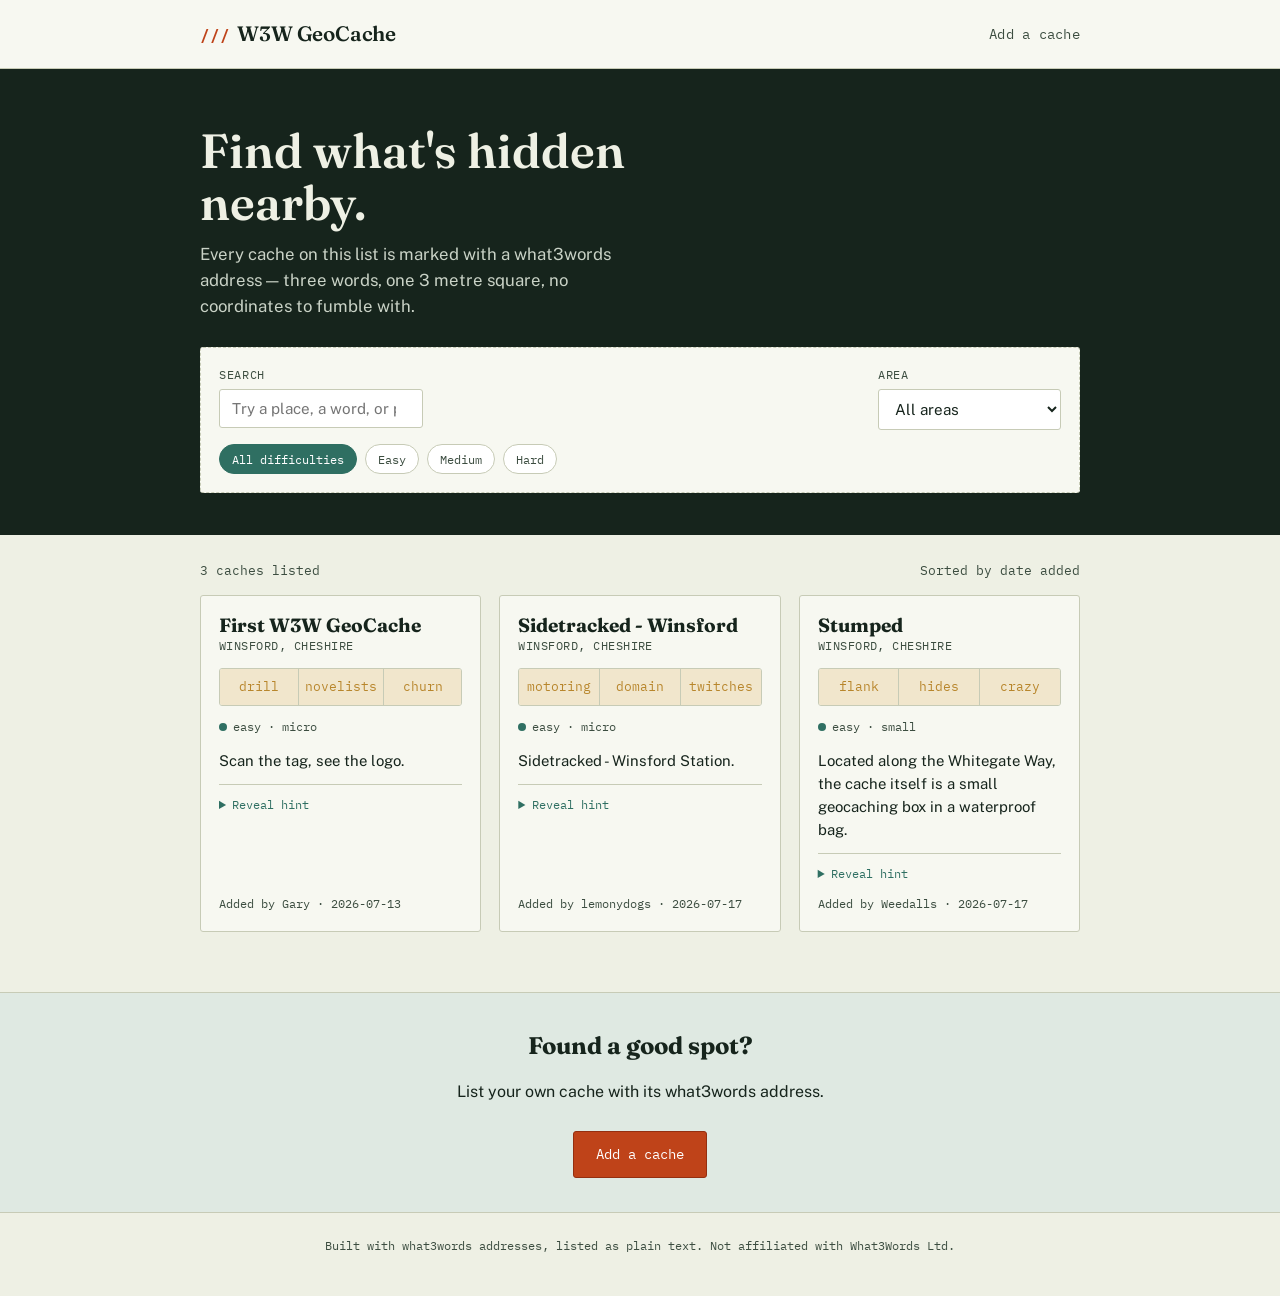
<file: index.html>
<!DOCTYPE html>
<html lang="en">
<head>
  <meta charset="UTF-8" />
  <meta name="viewport" content="width=device-width, initial-scale=1.0" />
  <title>W3W GeoCache — find geocaches by what3words</title>
  <meta name="description" content="Browse and submit geocaches listed by their what3words address. No app, no API — just a shared list." />

  <link rel="preconnect" href="https://fonts.googleapis.com" />
  <link rel="preconnect" href="https://fonts.gstatic.com" crossorigin />
  <link href="https://fonts.googleapis.com/css2?family=Fraunces:opsz,wght@9..144,500;9..144,600&family=Public+Sans:wght@400;500;600&family=IBM+Plex+Mono:wght@400;500&display=swap" rel="stylesheet" />

  <link rel="stylesheet" href="css/style.css" />
</head>
<body>

  <header class="site-header">
    <div class="wrap">
      <a class="wordmark" href="index.html"><span class="slashes">///</span>W3W GeoCache</a>
      <nav class="site-nav">
        <!--<a href="index.html">Browse</a>-->
        <a href="submit.html">Add a cache</a>
      </nav>
    </div>
  </header>

  <section class="hero">
    <div class="wrap">
      <h1>Find what's hidden nearby.</h1>
      <p class="lede">Every cache on this list is marked with a what3words address — three words, one 3&nbsp;metre square, no coordinates to fumble with.</p>

      <div class="field-box">
        <div class="row">
          <div style="flex:1 1 260px;">
            <label for="search-input">Search</label>
            <input type="search" id="search-input" placeholder="Try a place, a word, or part of a ///address" />
          </div>
          <div>
            <label for="area-select">Area</label>
            <select id="area-select">
              <option value="all">All areas</option>
            </select>
          </div>
        </div>
        <div class="chip-row" role="group" aria-label="Filter by difficulty">
          <button class="chip" data-difficulty="all" aria-pressed="true">All difficulties</button>
          <button class="chip" data-difficulty="easy" aria-pressed="false">Easy</button>
          <button class="chip" data-difficulty="medium" aria-pressed="false">Medium</button>
          <button class="chip" data-difficulty="hard" aria-pressed="false">Hard</button>
        </div>
      </div>
    </div>
  </section>

  <main class="wrap">
    <div class="results-bar">
      <span id="results-count">Loading caches…</span>
      <span>Sorted by date added</span>
    </div>

    <div class="cache-grid" id="cache-grid">
      <!-- Cards are rendered here by js/app.js -->
    </div>
  </main>

  <section class="cta-banner">
    <div class="wrap">
      <h2>Found a good spot?</h2>
      <p>List your own cache with its what3words address.</p>
      <a class="button" href="submit.html">Add a cache</a>
    </div>
  </section>

  <footer class="site-footer">
    <div class="wrap">
      Built with what3words addresses, listed as plain text. Not affiliated with What3Words Ltd.
    </div>
  </footer>

  <script src="js/app.js"></script>
</body>
</html>
</file>
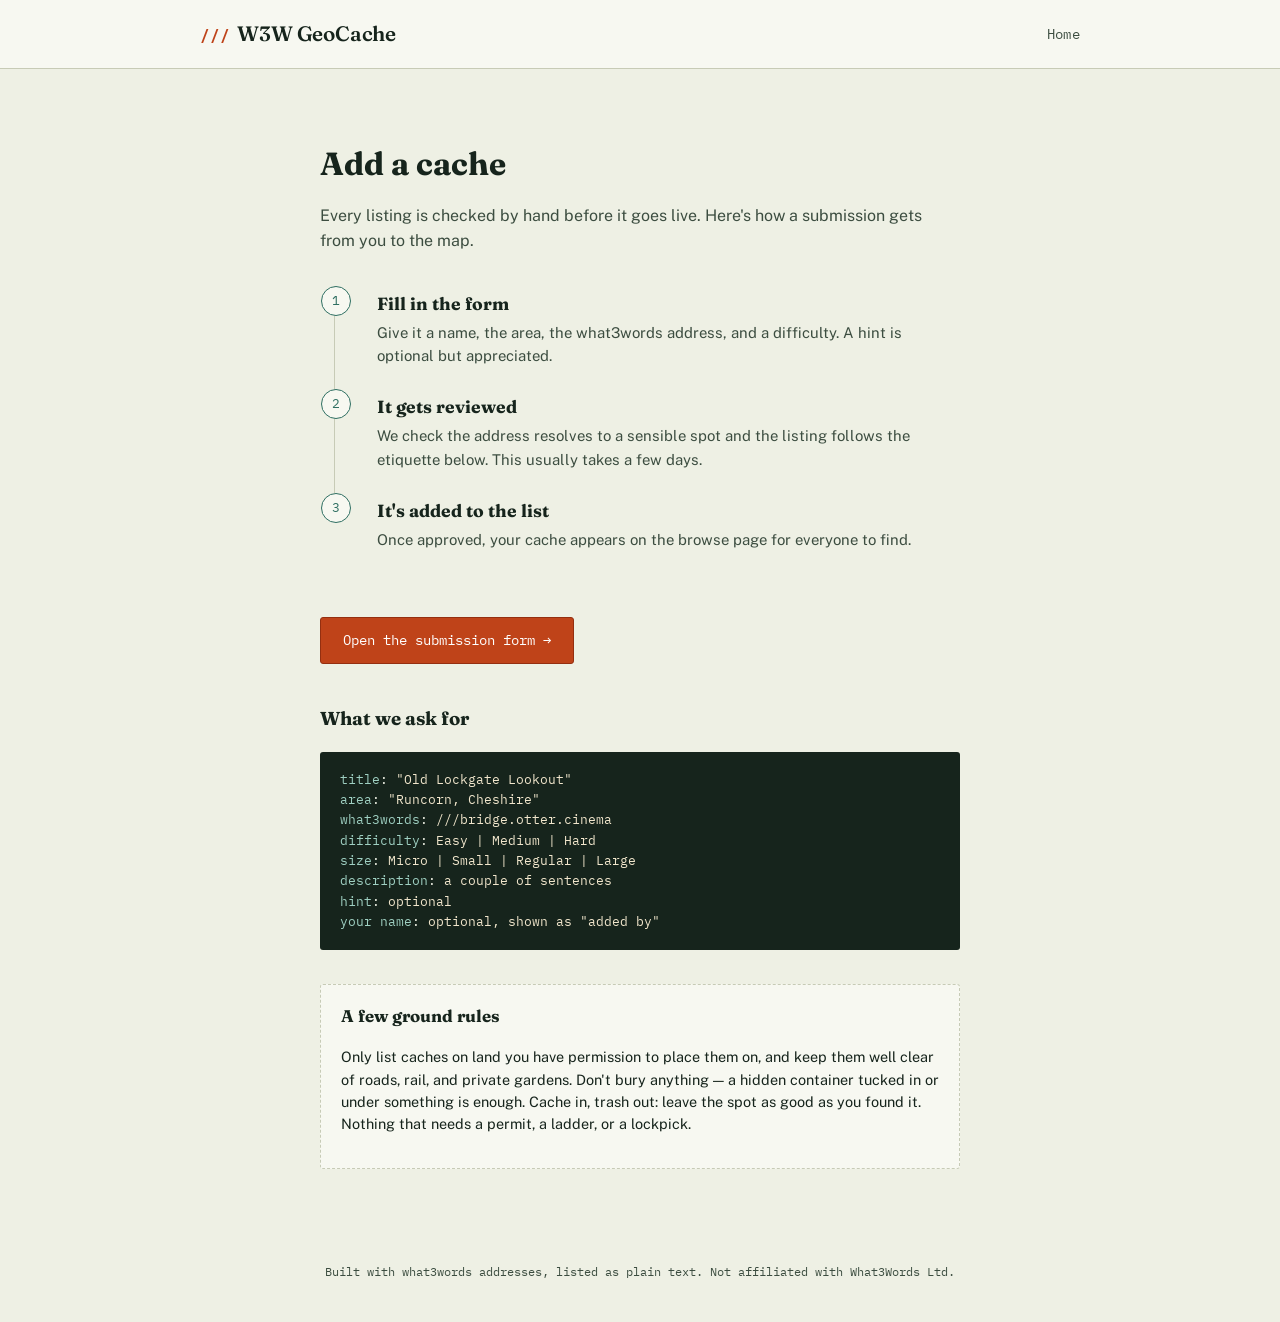
<file: submit.html>
<!DOCTYPE html>
<html lang="en">
<head>
  <meta charset="UTF-8" />
  <meta name="viewport" content="width=device-width, initial-scale=1.0" />
  <title>Add a cache — W3W GeoCache</title>
  <meta name="description" content="Submit a geocache by its what3words address for review." />

  <link rel="preconnect" href="https://fonts.googleapis.com" />
  <link rel="preconnect" href="https://fonts.gstatic.com" crossorigin />
  <link href="https://fonts.googleapis.com/css2?family=Fraunces:opsz,wght@9..144,500;9..144,600&family=Public+Sans:wght@400;500;600&family=IBM+Plex+Mono:wght@400;500&display=swap" rel="stylesheet" />

  <link rel="stylesheet" href="css/style.css" />
</head>
<body>

  <header class="site-header">
    <div class="wrap">
      <a class="wordmark" href="index.html"><span class="slashes">///</span>W3W GeoCache</a>
      <nav class="site-nav">
        <a href="index.html">Home</a>
        <!--<a href="submit.html">Add a cache</a>-->
      </nav>
    </div>
  </header>

  <div class="wrap">
    <div class="journal">
      <h1>Add a cache</h1>
      <p class="lede">Every listing is checked by hand before it goes live. Here's how a submission gets from you to the map.</p>

      <ol class="steps">
        <li>
          <h3>Fill in the form</h3>
          <p>Give it a name, the area, the what3words address, and a difficulty. A hint is optional but appreciated.</p>
        </li>
        <li>
          <h3>It gets reviewed</h3>
          <p>We check the address resolves to a sensible spot and the listing follows the etiquette below. This usually takes a few days.</p>
        </li>
        <li>
          <h3>It's added to the list</h3>
          <p>Once approved, your cache appears on the browse page for everyone to find.</p>
        </li>
      </ol>

      <a class="button" href="https://forms.gle/1UgmpjxUwu2hFYNM8" target="_blank" rel="noopener">Open the submission form &rarr;</a>

      <h3 style="font-family: var(--font-display); margin-top: 40px;">What we ask for</h3>
      <div class="schema-box">
<span class="k">title</span>: <span class="v">"Old Lockgate Lookout"</span><br>
<span class="k">area</span>: <span class="v">"Runcorn, Cheshire"</span><br>
<span class="k">what3words</span>: <span class="v">///bridge.otter.cinema</span><br>
<span class="k">difficulty</span>: <span class="v">Easy | Medium | Hard</span><br>
<span class="k">size</span>: <span class="v">Micro | Small | Regular | Large</span><br>
<span class="k">description</span>: <span class="v">a couple of sentences</span><br>
<span class="k">hint</span>: <span class="v">optional</span><br>
<span class="k">your name</span>: <span class="v">optional, shown as "added by"</span>
      </div>

      <div class="etiquette">
        <h3>A few ground rules</h3>
        <p>
          Only list caches on land you have permission to place them on, and keep them well clear of roads, rail, and private gardens.
          Don't bury anything — a hidden container tucked in or under something is enough.
          Cache in, trash out: leave the spot as good as you found it.
          Nothing that needs a permit, a ladder, or a lockpick.
        </p>
      </div>
    </div>
  </div>

  <footer class="site-footer">
    <div class="wrap">
      Built with what3words addresses, listed as plain text. Not affiliated with What3Words Ltd.
    </div>
  </footer>

</body>
</html>
</file>
<file: css/style.css>
/* ============================================
   Design tokens
   ============================================ */
:root {
  --ink: #16241c;
  --ink-soft: #3c4d40;
  --paper: #eef0e4;
  --paper-raised: #f7f8f1;
  --moss: #2f6f62;
  --moss-tint: #dfe9e2;
  --blaze: #bf4319;
  --blaze-dark: #942f10;
  --gold: #b8862c;
  --gold-tint: #f1e6cc;
  --line: #c7cbb6;

  --font-display: "Fraunces", "Iowan Old Style", Georgia, serif;
  --font-body: "Public Sans", "Segoe UI", system-ui, sans-serif;
  --font-mono: "IBM Plex Mono", "SFMono-Regular", Consolas, monospace;

  --radius: 3px;
  --max-width: 920px;
}

* { box-sizing: border-box; }

html { scroll-behavior: smooth; }
@media (prefers-reduced-motion: reduce) {
  html { scroll-behavior: auto; }
  * { animation-duration: 0.01ms !important; transition-duration: 0.01ms !important; }
}

body {
  margin: 0;
  background: var(--paper);
  color: var(--ink);
  font-family: var(--font-body);
  font-size: 16px;
  line-height: 1.55;
}

a { color: var(--moss); }
a:hover { color: var(--blaze); }

:focus-visible {
  outline: 3px solid var(--blaze);
  outline-offset: 2px;
}

.wrap {
  max-width: var(--max-width);
  margin: 0 auto;
  padding: 0 20px;
}

/* ============================================
   Site header
   ============================================ */
.site-header {
  border-bottom: 1px solid var(--line);
  background: var(--paper-raised);
}

.site-header .wrap {
  display: flex;
  align-items: center;
  justify-content: space-between;
  padding-top: 18px;
  padding-bottom: 18px;
}

.wordmark {
  font-family: var(--font-display);
  font-weight: 600;
  font-size: 1.3rem;
  letter-spacing: -0.01em;
  color: var(--ink);
  text-decoration: none;
  display: flex;
  align-items: baseline;
  gap: 8px;
}

.wordmark .slashes {
  font-family: var(--font-mono);
  color: var(--blaze);
  font-size: 1rem;
}

.site-nav a {
  font-family: var(--font-mono);
  font-size: 0.85rem;
  text-decoration: none;
  color: var(--ink-soft);
  margin-left: 22px;
  letter-spacing: 0.02em;
}

.site-nav a:hover { color: var(--blaze); }

/* ============================================
   Hero / search
   ============================================ */
.hero {
  position: relative;
  background-color: var(--ink);
  background-image:
    linear-gradient(var(--ink), var(--ink)),
    repeating-linear-gradient(0deg, rgba(238,240,228,0.06) 0 1px, transparent 1px 34px),
    repeating-linear-gradient(90deg, rgba(238,240,228,0.06) 0 1px, transparent 1px 34px);
  color: var(--paper);
  padding: 56px 0 42px;
}

.hero h1 {
  font-family: var(--font-display);
  font-weight: 600;
  font-size: clamp(2rem, 4.5vw, 3rem);
  line-height: 1.08;
  margin: 0 0 12px;
  max-width: 16ch;
}

.hero p.lede {
  font-size: 1.05rem;
  color: #c9d2c6;
  max-width: 46ch;
  margin: 0 0 28px;
}

.field-box {
  background: var(--paper-raised);
  border: 1px dashed var(--line);
  border-radius: var(--radius);
  padding: 18px;
  color: var(--ink);
}

.field-box .row {
  display: flex;
  gap: 12px;
  flex-wrap: wrap;
}

.field-box label {
  font-family: var(--font-mono);
  font-size: 0.72rem;
  text-transform: uppercase;
  letter-spacing: 0.06em;
  color: var(--ink-soft);
  display: block;
  margin-bottom: 5px;
}

.field-box input[type="search"],
.field-box select {
  font-family: var(--font-body);
  font-size: 0.95rem;
  padding: 10px 12px;
  border: 1px solid var(--line);
  border-radius: var(--radius);
  background: #fff;
  color: var(--ink);
  min-width: 0;
}

.field-box input[type="search"] { flex: 1 1 260px; }
.field-box select { flex: 0 1 180px; }

/* ============================================
   Difficulty chips
   ============================================ */
.chip-row {
  display: flex;
  gap: 8px;
  flex-wrap: wrap;
  margin-top: 14px;
}

.chip {
  font-family: var(--font-mono);
  font-size: 0.78rem;
  padding: 6px 12px;
  border-radius: 999px;
  border: 1px solid var(--line);
  background: #fff;
  cursor: pointer;
  color: var(--ink-soft);
}

.chip[aria-pressed="true"] {
  background: var(--moss);
  border-color: var(--moss);
  color: #fff;
}

/* ============================================
   Results
   ============================================ */
.results-bar {
  display: flex;
  align-items: baseline;
  justify-content: space-between;
  padding: 26px 0 14px;
  font-family: var(--font-mono);
  font-size: 0.82rem;
  color: var(--ink-soft);
}

.cache-grid {
  display: grid;
  grid-template-columns: repeat(auto-fill, minmax(280px, 1fr));
  gap: 18px;
  padding-bottom: 60px;
}

.cache-card {
  background: var(--paper-raised);
  border: 1px solid var(--line);
  border-radius: var(--radius);
  padding: 18px;
  display: flex;
  flex-direction: column;
  gap: 12px;
}

.cache-card h3 {
  font-family: var(--font-display);
  font-size: 1.2rem;
  margin: 0;
  line-height: 1.2;
}

.cache-meta {
  font-family: var(--font-mono);
  font-size: 0.75rem;
  color: var(--ink-soft);
  text-transform: uppercase;
  letter-spacing: 0.04em;
}

/* the signature: three-word address rendered as grid tiles */
.w3w {
  display: flex;
  font-family: var(--font-mono);
  font-size: 0.82rem;
  border: 1px solid var(--line);
  border-radius: var(--radius);
  overflow: hidden;
}

.w3w span {
  flex: 1;
  padding: 8px 6px;
  text-align: center;
  border-right: 1px solid var(--line);
}

.w3w span:last-child { border-right: none; }
.w3w span:nth-child(1) { background: var(--gold-tint); color: var(--gold); }
.w3w span:nth-child(2) { background: var(--gold-tint); color: var(--gold); }
.w3w span:nth-child(3) { background: var(--gold-tint); color: var(--gold); }

.cache-card p.desc {
  margin: 0;
  font-size: 0.93rem;
  color: var(--ink);
}

.difficulty-badge {
  display: inline-flex;
  align-items: center;
  gap: 6px;
  font-family: var(--font-mono);
  font-size: 0.75rem;
  color: var(--ink-soft);
}

.difficulty-badge .dot {
  width: 8px;
  height: 8px;
  border-radius: 50%;
}

.dot.easy { background: var(--moss); }
.dot.medium { background: var(--gold); }
.dot.hard { background: var(--blaze); }

.cache-card details {
  font-size: 0.88rem;
  border-top: 1px solid var(--line);
  padding-top: 10px;
}

.cache-card summary {
  cursor: pointer;
  font-family: var(--font-mono);
  font-size: 0.78rem;
  color: var(--moss);
}

.cache-card .footer-line {
  font-family: var(--font-mono);
  font-size: 0.72rem;
  color: var(--ink-soft);
  margin-top: auto;
}

.empty-state {
  border: 1px dashed var(--line);
  border-radius: var(--radius);
  padding: 40px 20px;
  text-align: center;
  color: var(--ink-soft);
  font-family: var(--font-mono);
  font-size: 0.9rem;
}

/* ============================================
   CTA banner
   ============================================ */
.cta-banner {
  background: var(--moss-tint);
  border-top: 1px solid var(--line);
  border-bottom: 1px solid var(--line);
  padding: 34px 0;
  text-align: center;
}

.cta-banner h2 {
  font-family: var(--font-display);
  font-size: 1.5rem;
  margin: 0 0 8px;
}

.button {
  display: inline-block;
  font-family: var(--font-mono);
  font-size: 0.85rem;
  text-decoration: none;
  background: var(--blaze);
  color: #fff;
  padding: 12px 22px;
  border-radius: var(--radius);
  border: 1px solid var(--blaze-dark);
  margin-top: 10px;
}

.button:hover { background: var(--blaze-dark); color: #fff; }

/* ============================================
   Submit page
   ============================================ */
.journal {
  max-width: 640px;
  margin: 0 auto;
  padding: 48px 0 70px;
}

.journal h1 {
  font-family: var(--font-display);
  font-size: 2rem;
  margin-bottom: 6px;
}

.journal .lede {
  color: var(--ink-soft);
  margin-bottom: 32px;
}

.steps {
  list-style: none;
  margin: 0 0 34px;
  padding: 0;
  counter-reset: step;
}

.steps li {
  counter-increment: step;
  position: relative;
  padding: 4px 0 22px 42px;
  border-left: 1px solid var(--line);
  margin-left: 14px;
}

.steps li:last-child { border-left-color: transparent; }

.steps li::before {
  content: counter(step);
  position: absolute;
  left: -14px;
  top: 0;
  width: 28px;
  height: 28px;
  border-radius: 50%;
  background: var(--paper-raised);
  border: 1px solid var(--moss);
  color: var(--moss);
  font-family: var(--font-mono);
  font-size: 0.8rem;
  display: flex;
  align-items: center;
  justify-content: center;
}

.steps h3 {
  margin: 0 0 4px;
  font-family: var(--font-display);
  font-size: 1.1rem;
}

.steps p { margin: 0; color: var(--ink-soft); font-size: 0.93rem; }

.schema-box {
  background: var(--ink);
  color: var(--paper);
  border-radius: var(--radius);
  padding: 18px 20px;
  font-family: var(--font-mono);
  font-size: 0.82rem;
  overflow-x: auto;
  margin-bottom: 34px;
}

.schema-box .k { color: #9fd0c2; }
.schema-box .v { color: var(--gold-tint); }

.etiquette {
  background: var(--paper-raised);
  border: 1px dashed var(--line);
  border-radius: var(--radius);
  padding: 18px 20px;
  font-size: 0.9rem;
}

.etiquette h3 {
  font-family: var(--font-display);
  margin-top: 0;
}

/* ============================================
   Footer
   ============================================ */
.site-footer {
  padding: 24px 0 40px;
  font-family: var(--font-mono);
  font-size: 0.75rem;
  color: var(--ink-soft);
  text-align: center;
}

@media (max-width: 560px) {
  .site-nav a { margin-left: 14px; }
  .hero { padding: 40px 0 32px; }
}
</file>
